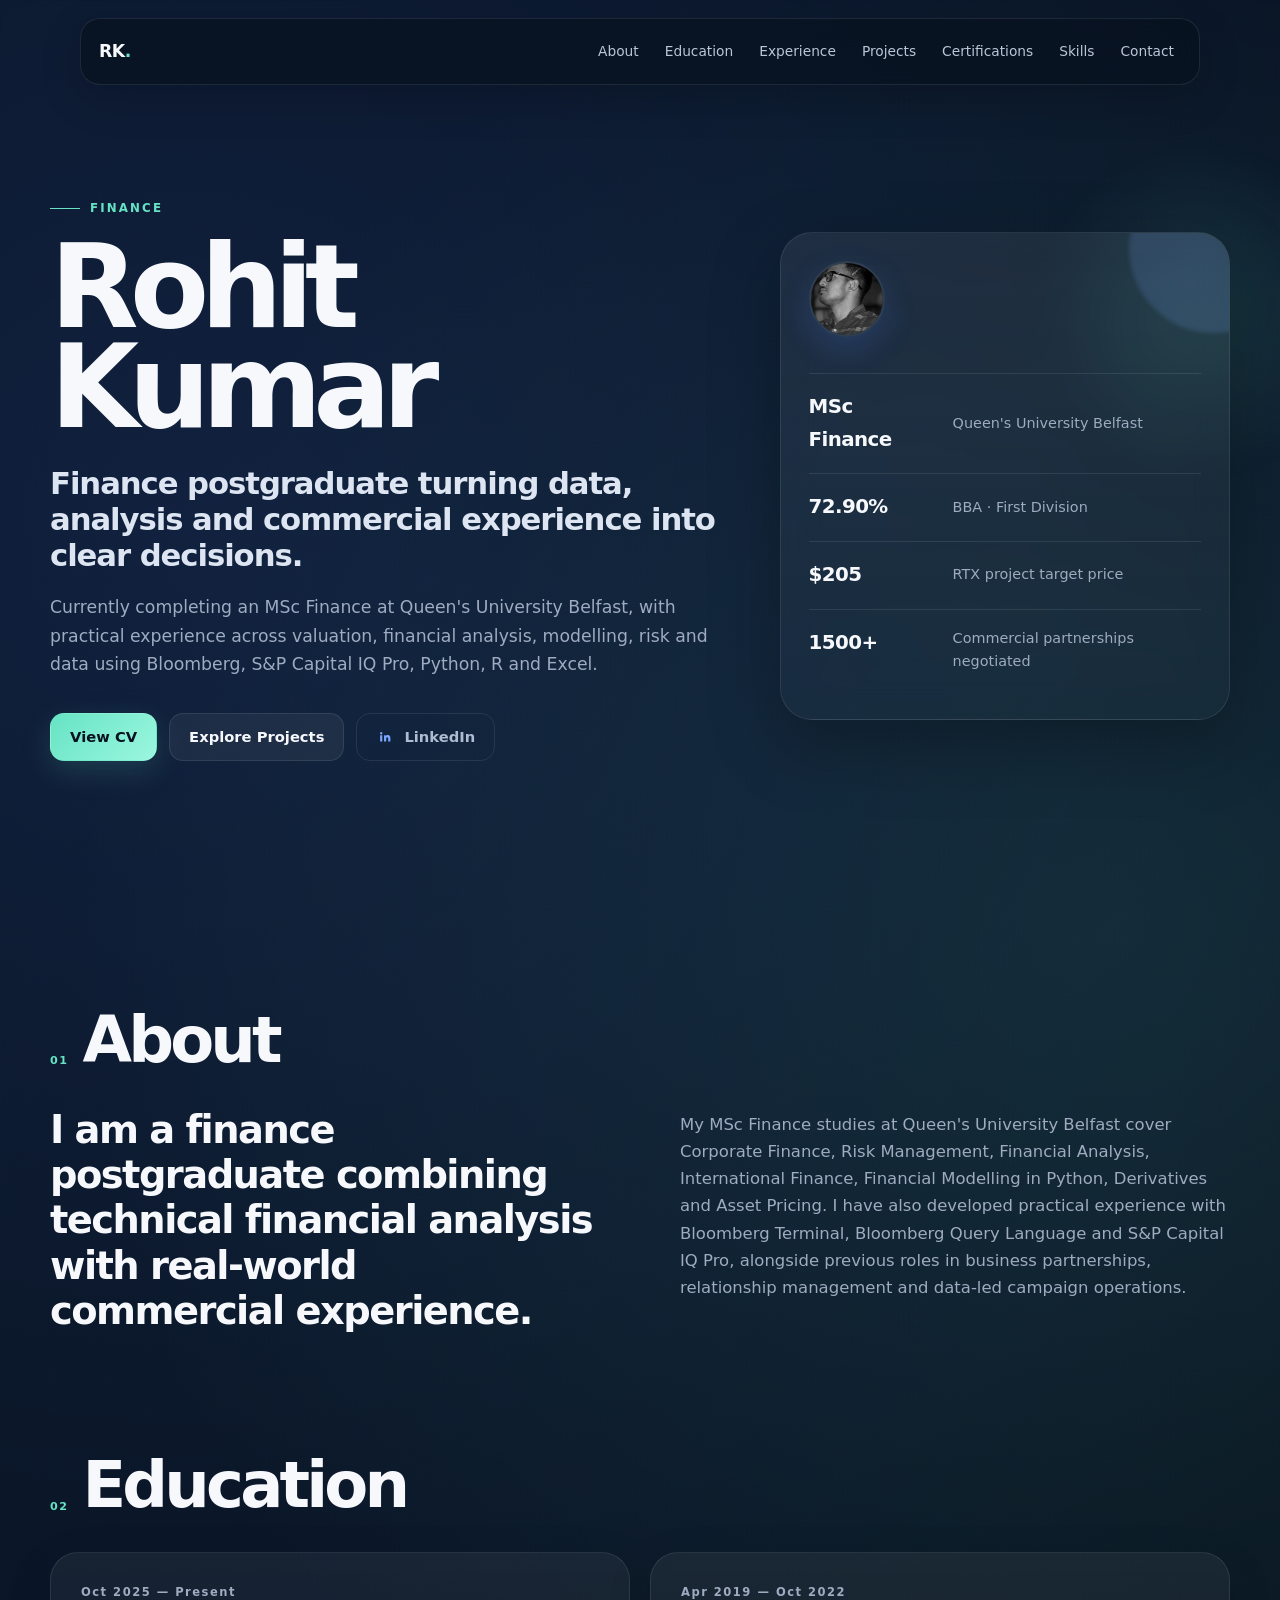
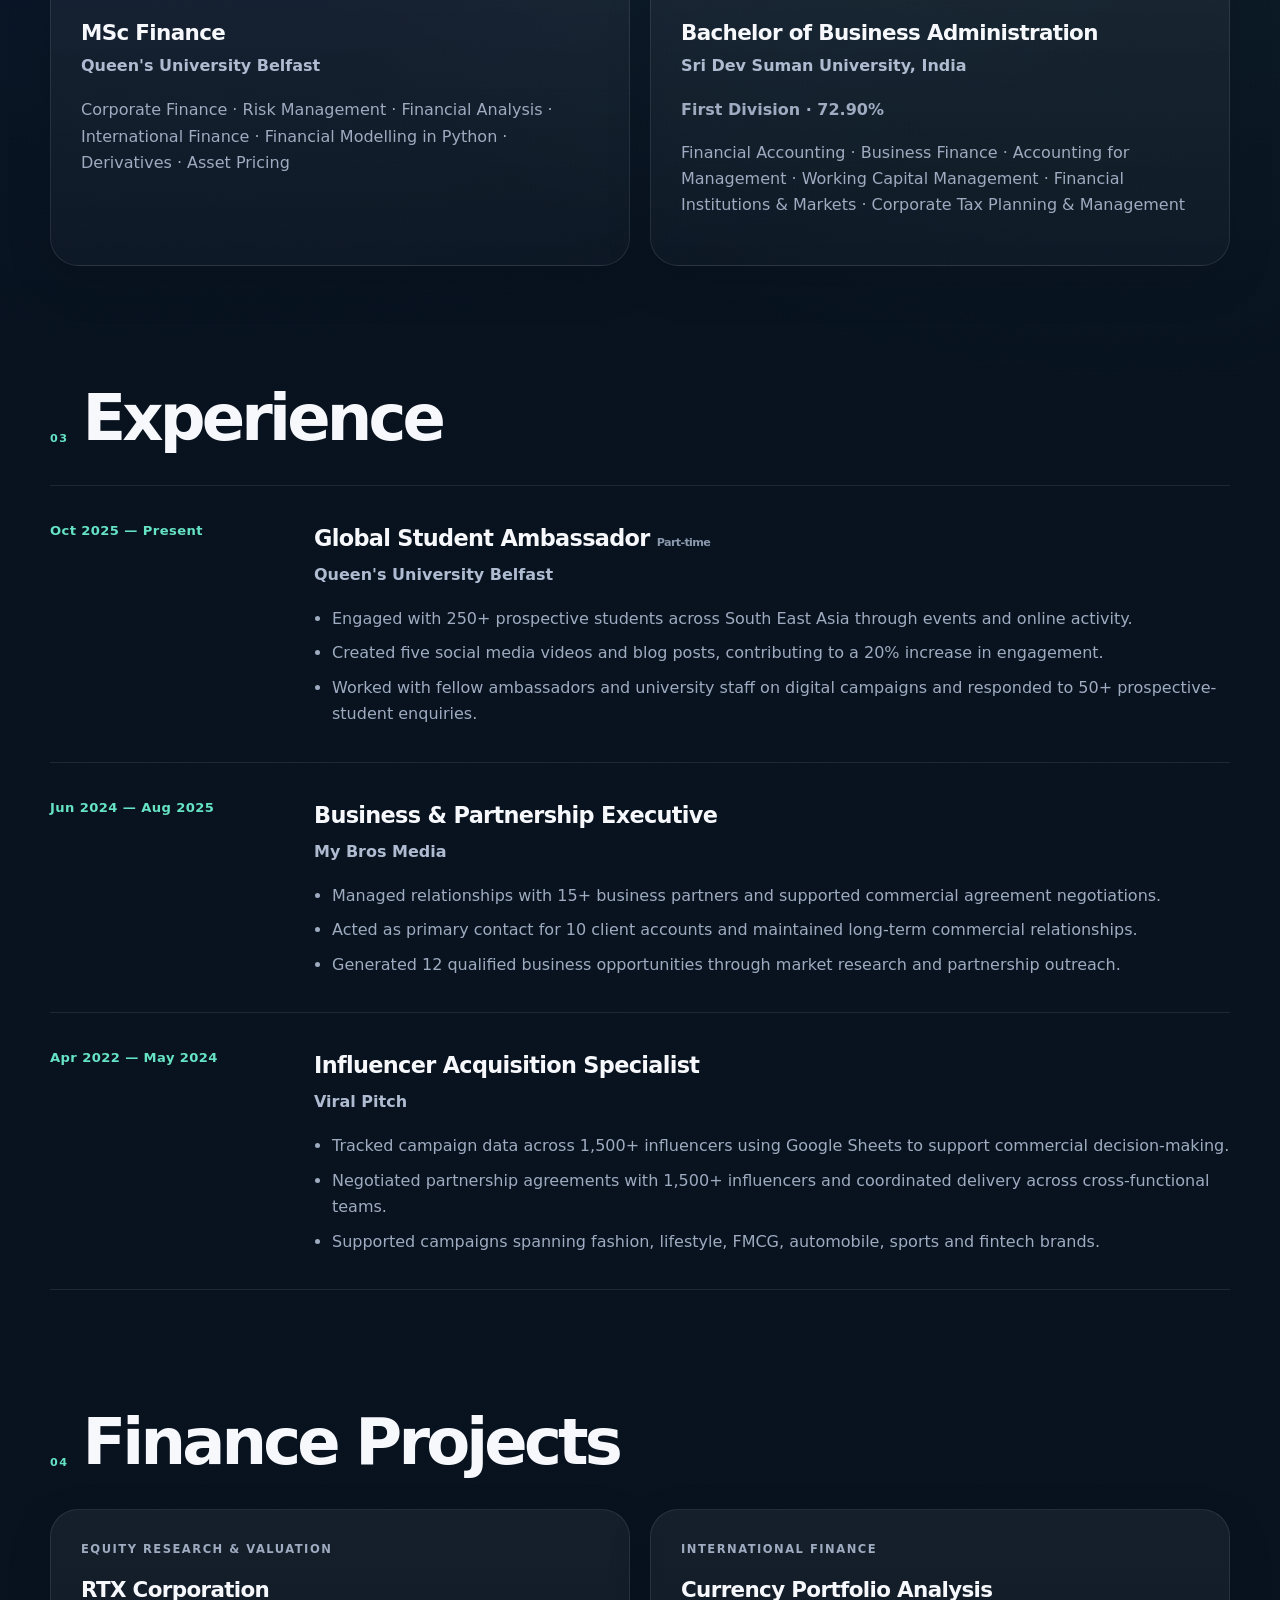
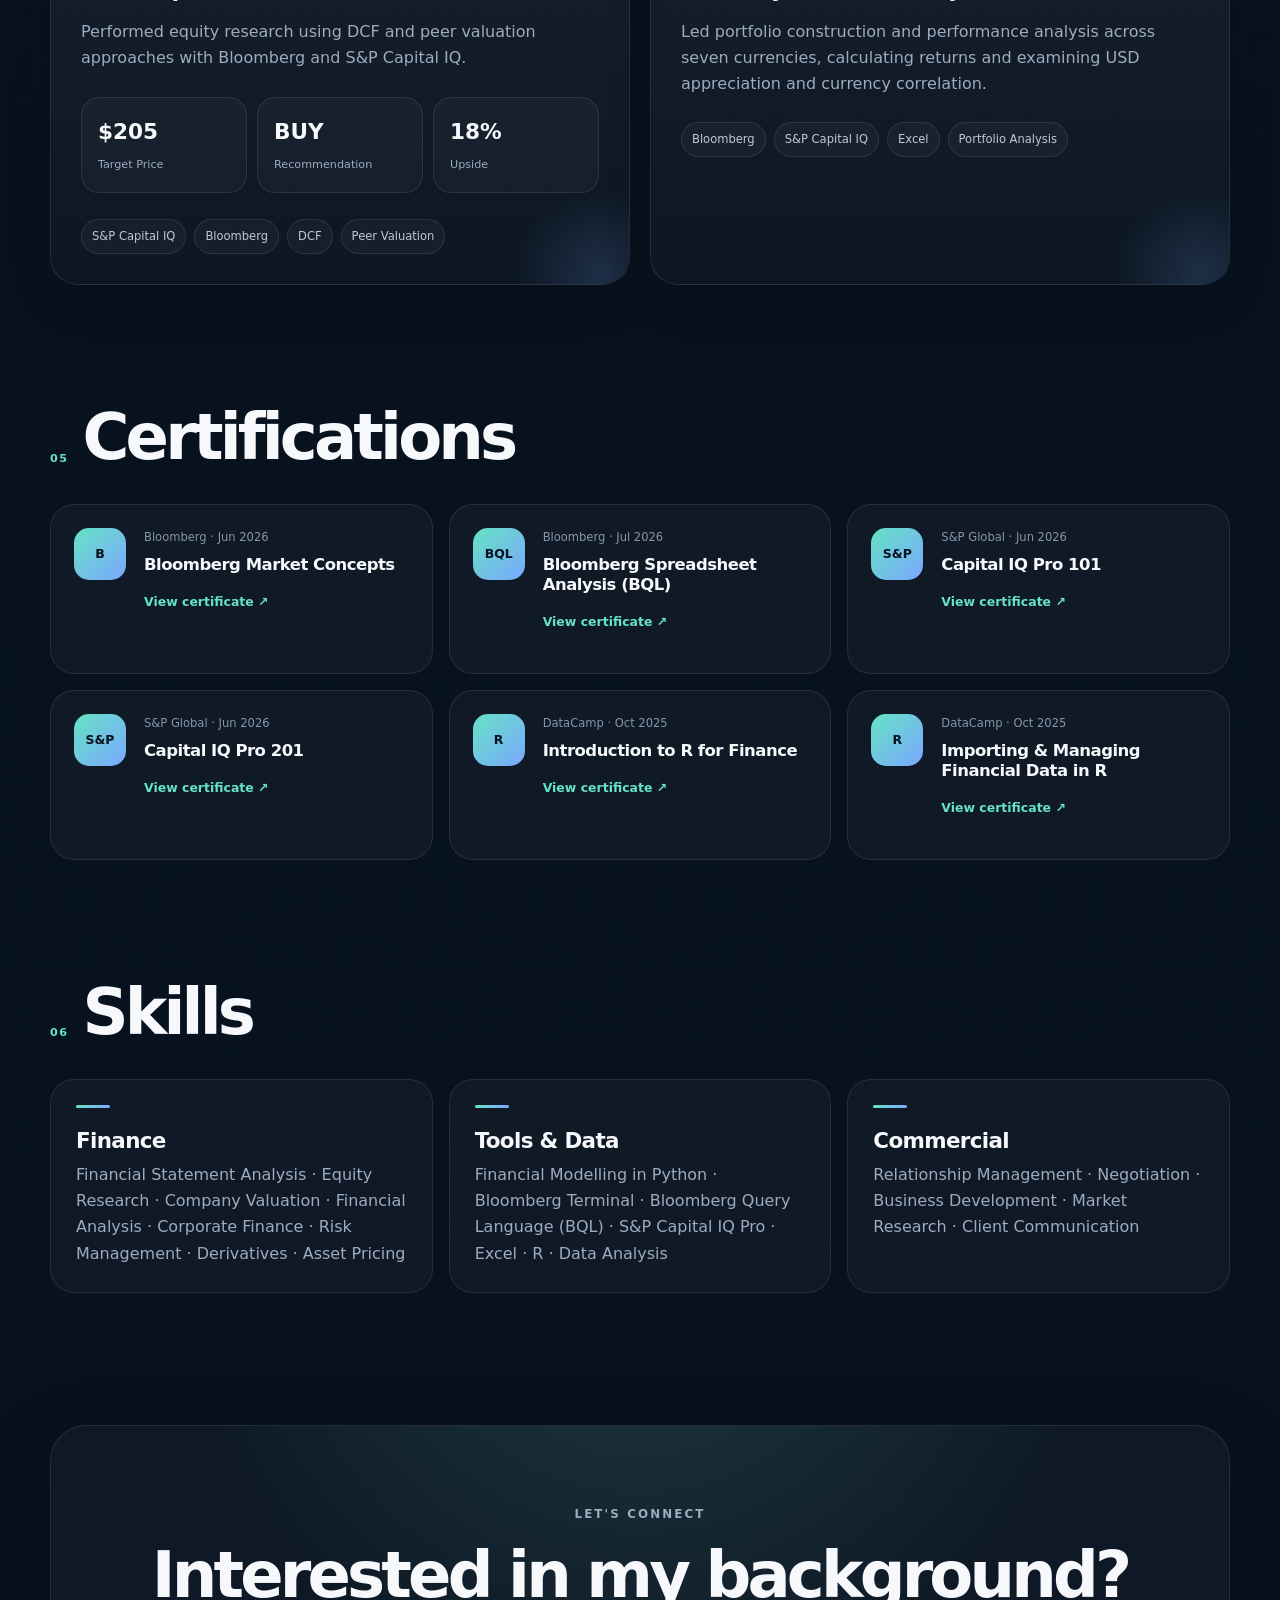
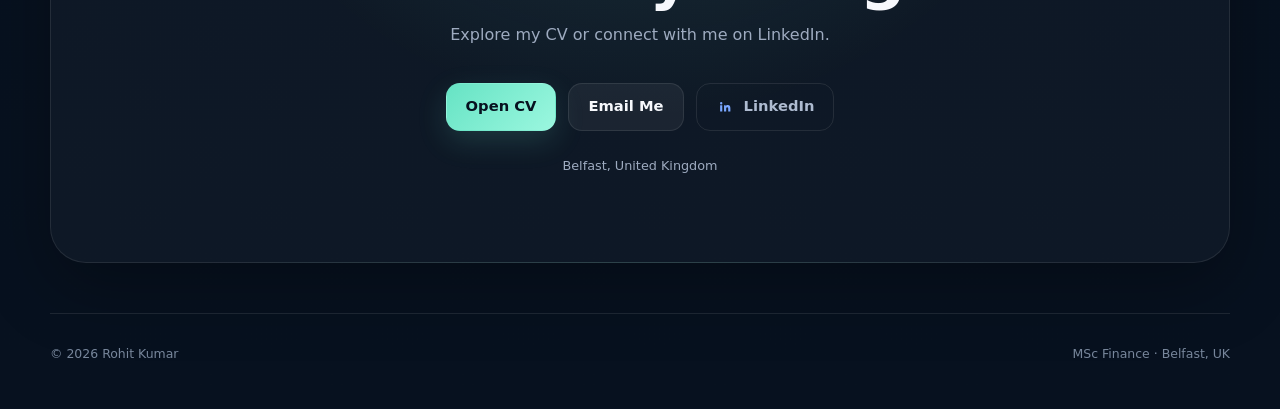
<file: rohit-finance-portfolio/index.html>
<!doctype html>
<html lang="en">
<head>
  <meta charset="utf-8" />
  <meta name="viewport" content="width=device-width, initial-scale=1" />
  <title>Rohit Kumar | MSc Finance | Professional Portfolio</title>
  <meta name="description" content="Rohit Kumar is an MSc Finance postgraduate at Queen's University Belfast. Explore finance projects, certifications, skills, education and professional experience." />
  <meta name="keywords" content="Rohit Kumar, MSc Finance, Queen's University Belfast, Financial Analysis, Bloomberg, S&P Capital IQ Pro, Python, Finance Portfolio" />
  <meta name="author" content="Rohit Kumar" />
  <meta name="robots" content="index, follow" />
  <meta property="og:title" content="Rohit Kumar | MSc Finance Portfolio" />
  <meta property="og:description" content="Finance projects, certifications, education and professional experience." />
  <meta property="og:type" content="website" />
  <link rel="stylesheet" href="styles.css" />
  <script type="application/ld+json">
  {
    "@context": "https://schema.org",
    "@type": "Person",
    "name": "Rohit Kumar",
    "email": "mailto:rohitsharma9060r.s@gmail.com",
    "jobTitle": "MSc Finance Postgraduate",
    "address": {"@type":"PostalAddress","addressLocality":"Belfast","addressCountry":"UK"},
    "alumniOf": [
      {"@type":"CollegeOrUniversity","name":"Queen's University Belfast"},
      {"@type":"CollegeOrUniversity","name":"Sri Dev Suman University"}
    ],
    "sameAs": ["https://www.linkedin.com/in/rohit-kumar-sharma-/"]
  }
  </script>
</head>
<body>
  <header class="site-header">
    <a class="brand" href="#home" aria-label="Rohit Kumar home">RK<span>.</span></a>
    <button class="menu-btn" id="menuBtn" aria-label="Open navigation" aria-expanded="false">☰</button>
    <nav id="navMenu" aria-label="Main navigation">
      <a href="#about">About</a><a href="#education">Education</a><a href="#experience">Experience</a>
      <a href="#projects">Projects</a><a href="#certifications">Certifications</a><a href="#skills">Skills</a><a href="#contact">Contact</a>
    </nav>
  </header>

  <main>
    <section class="hero" id="home">
      <div class="hero-copy reveal">
        <p class="eyebrow">FINANCE</p>
        <h1>Rohit Kumar</h1>
        <h2>Finance postgraduate turning data, analysis and commercial experience into clear decisions.</h2>
        <p class="lead">Currently completing an MSc Finance at Queen's University Belfast, with practical experience across valuation, financial analysis, modelling, risk and data using Bloomberg, S&amp;P Capital IQ Pro, Python, R and Excel.</p>
        <div class="hero-actions">
          <a class="btn primary" href="assets/cv/Rohit-Kumar-CV.pdf" target="_blank" rel="noopener">View CV</a>
          <a class="btn secondary" href="#projects">Explore Projects</a>
          <a class="btn ghost icon-btn" href="https://www.linkedin.com/in/rohit-kumar-sharma-/" target="_blank" rel="noopener"><span class="icon" aria-hidden="true"><svg viewBox="0 0 24 24" width="18" height="18" fill="currentColor"><path d="M6.94 8.5A1.56 1.56 0 1 1 6.94 5.38 1.56 1.56 0 0 1 6.94 8.5ZM5.5 9.75h2.88V18H5.5V9.75Zm4.69 0h2.76v1.13h.04c.38-.73 1.32-1.5 2.72-1.5 2.91 0 3.45 1.91 3.45 4.39V18h-2.88v-3.76c0-.9-.02-2.05-1.25-2.05-1.25 0-1.44.98-1.44 1.99V18h-2.88V9.75Z"/></svg></span><span>LinkedIn</span></a>
        </div>
      </div>
      <aside class="hero-card reveal" aria-label="Profile highlights">
        <div class="profile-photo"><img src="assets/profile/rohit-photo.jpg" alt="Rohit Kumar"></div>
        <div class="metric"><strong>MSc Finance</strong><span>Queen's University Belfast</span></div>
        <div class="metric"><strong>72.90%</strong><span>BBA · First Division</span></div>
        <div class="metric"><strong>$205</strong><span>RTX project target price</span></div>
        <div class="metric"><strong>1500+</strong><span>Commercial partnerships negotiated</span></div>
      </aside>
    </section>

    <section id="about" class="section reveal">
      <div class="section-heading"><span>01</span><h2>About</h2></div>
      <div class="about-grid">
        <p class="big-copy">I am a finance postgraduate combining technical financial analysis with real-world commercial experience.</p>
        <p>My MSc Finance studies at Queen's University Belfast cover Corporate Finance, Risk Management, Financial Analysis, International Finance, Financial Modelling in Python, Derivatives and Asset Pricing. I have also developed practical experience with Bloomberg Terminal, Bloomberg Query Language and S&amp;P Capital IQ Pro, alongside previous roles in business partnerships, relationship management and data-led campaign operations.</p>
      </div>
    </section>

    <section id="education" class="section reveal">
      <div class="section-heading"><span>02</span><h2>Education</h2></div>
      <div class="cards two">
        <article class="card education-card">
          <p class="card-kicker">Oct 2025 — Present</p>
          <h3>MSc Finance</h3><h4>Queen's University Belfast</h4>
          <p>Corporate Finance · Risk Management · Financial Analysis · International Finance · Financial Modelling in Python · Derivatives · Asset Pricing</p>
        </article>
        <article class="card education-card">
          <p class="card-kicker">Apr 2019 — Oct 2022</p>
          <h3>Bachelor of Business Administration</h3><h4>Sri Dev Suman University, India</h4>
          <p><strong>First Division · 72.90%</strong></p>
          <p>Financial Accounting · Business Finance · Accounting for Management · Working Capital Management · Financial Institutions &amp; Markets · Corporate Tax Planning &amp; Management</p>
        </article>
      </div>
    </section>

    <section id="experience" class="section reveal">
      <div class="section-heading"><span>03</span><h2>Experience</h2></div>
      <div class="timeline">
        <article class="timeline-item"><div class="timeline-date">Oct 2025 — Present</div><div><h3>Global Student Ambassador <small>Part-time</small></h3><h4>Queen's University Belfast</h4><ul><li>Engaged with 250+ prospective students across South East Asia through events and online activity.</li><li>Created five social media videos and blog posts, contributing to a 20% increase in engagement.</li><li>Worked with fellow ambassadors and university staff on digital campaigns and responded to 50+ prospective-student enquiries.</li></ul></div></article>
        <article class="timeline-item"><div class="timeline-date">Jun 2024 — Aug 2025</div><div><h3>Business &amp; Partnership Executive</h3><h4>My Bros Media</h4><ul><li>Managed relationships with 15+ business partners and supported commercial agreement negotiations.</li><li>Acted as primary contact for 10 client accounts and maintained long-term commercial relationships.</li><li>Generated 12 qualified business opportunities through market research and partnership outreach.</li></ul></div></article>
        <article class="timeline-item"><div class="timeline-date">Apr 2022 — May 2024</div><div><h3>Influencer Acquisition Specialist</h3><h4>Viral Pitch</h4><ul><li>Tracked campaign data across 1,500+ influencers using Google Sheets to support commercial decision-making.</li><li>Negotiated partnership agreements with 1,500+ influencers and coordinated delivery across cross-functional teams.</li><li>Supported campaigns spanning fashion, lifestyle, FMCG, automobile, sports and fintech brands.</li></ul></div></article>
      </div>
    </section>

    <section id="projects" class="section reveal">
      <div class="section-heading"><span>04</span><h2>Finance Projects</h2></div>
      <div class="cards two">
        <article class="card project-card">
          <p class="card-kicker">EQUITY RESEARCH &amp; VALUATION</p><h3>RTX Corporation</h3>
          <p>Performed equity research using DCF and peer valuation approaches with Bloomberg and S&amp;P Capital IQ.</p>
          <div class="result-grid"><div><strong>$205</strong><span>Target Price</span></div><div><strong>BUY</strong><span>Recommendation</span></div><div><strong>18%</strong><span>Upside</span></div></div>
          <div class="tags"><span>S&amp;P Capital IQ</span><span>Bloomberg</span><span>DCF</span><span>Peer Valuation</span></div>
        </article>
        <article class="card project-card">
          <p class="card-kicker">INTERNATIONAL FINANCE</p><h3>Currency Portfolio Analysis</h3>
          <p>Led portfolio construction and performance analysis across seven currencies, calculating returns and examining USD appreciation and currency correlation.</p>
          <div class="tags"><span>Bloomberg</span><span>S&amp;P Capital IQ</span><span>Excel</span><span>Portfolio Analysis</span></div>
        </article>
      </div>
    </section>

    <section id="certifications" class="section reveal">
      <div class="section-heading"><span>05</span><h2>Certifications</h2></div>
      <div class="cert-grid">
        <article class="cert"><div class="cert-logo bloomberg">B</div><div><p>Bloomberg · Jun 2026</p><h3>Bloomberg Market Concepts</h3><a href="assets/certificates/Bloomberg-Market-Concepts.pdf" target="_blank" rel="noopener">View certificate ↗</a></div></article>
        <article class="cert"><div class="cert-logo bloomberg">BQL</div><div><p>Bloomberg · Jul 2026</p><h3>Bloomberg Spreadsheet Analysis (BQL)</h3><a href="assets/certificates/Bloomberg-Spreadsheet-Analysis-BQL.pdf" target="_blank" rel="noopener">View certificate ↗</a></div></article>
        <article class="cert"><div class="cert-logo sp">S&amp;P</div><div><p>S&amp;P Global · Jun 2026</p><h3>Capital IQ Pro 101</h3><a href="assets/certificates/Capital-IQ-Pro-101.pdf" target="_blank" rel="noopener">View certificate ↗</a></div></article>
        <article class="cert"><div class="cert-logo sp">S&amp;P</div><div><p>S&amp;P Global · Jun 2026</p><h3>Capital IQ Pro 201</h3><a href="assets/certificates/Capital-IQ-Pro-201.pdf" target="_blank" rel="noopener">View certificate ↗</a></div></article>
        <article class="cert"><div class="cert-logo dc">R</div><div><p>DataCamp · Oct 2025</p><h3>Introduction to R for Finance</h3><a href="assets/certificates/Introduction-to-R-for-Finance.pdf" target="_blank" rel="noopener">View certificate ↗</a></div></article>
        <article class="cert"><div class="cert-logo dc">R</div><div><p>DataCamp · Oct 2025</p><h3>Importing &amp; Managing Financial Data in R</h3><a href="assets/certificates/Managing-Financial-Data-in-R.pdf" target="_blank" rel="noopener">View certificate ↗</a></div></article>
      </div>
    </section>

    <section id="skills" class="section reveal">
      <div class="section-heading"><span>06</span><h2>Skills</h2></div>
      <div class="skills-grid">
        <article><h3>Finance</h3><p>Financial Statement Analysis · Equity Research · Company Valuation · Financial Analysis · Corporate Finance · Risk Management · Derivatives · Asset Pricing</p></article>
        <article><h3>Tools &amp; Data</h3><p>Financial Modelling in Python · Bloomberg Terminal · Bloomberg Query Language (BQL) · S&amp;P Capital IQ Pro · Excel · R · Data Analysis</p></article>
        <article><h3>Commercial</h3><p>Relationship Management · Negotiation · Business Development · Market Research · Client Communication</p></article>
      </div>
    </section>

    <section class="cta reveal" id="contact">
      <p class="eyebrow">LET'S CONNECT</p><h2>Interested in my background?</h2>
      <p>Explore my CV or connect with me on LinkedIn.</p>
      <div class="hero-actions center"><a class="btn primary" href="assets/cv/Rohit-Kumar-CV.pdf" target="_blank" rel="noopener">Open CV</a><a class="btn secondary" href="mailto:rohitsharma9060r.s@gmail.com">Email Me</a><a class="btn ghost icon-btn" href="https://www.linkedin.com/in/rohit-kumar-sharma-/" target="_blank" rel="noopener"><span class="icon" aria-hidden="true"><svg viewBox="0 0 24 24" width="18" height="18" fill="currentColor"><path d="M6.94 8.5A1.56 1.56 0 1 1 6.94 5.38 1.56 1.56 0 0 1 6.94 8.5ZM5.5 9.75h2.88V18H5.5V9.75Zm4.69 0h2.76v1.13h.04c.38-.73 1.32-1.5 2.72-1.5 2.91 0 3.45 1.91 3.45 4.39V18h-2.88v-3.76c0-.9-.02-2.05-1.25-2.05-1.25 0-1.44.98-1.44 1.99V18h-2.88V9.75Z"/></svg></span><span>LinkedIn</span></a></div>
      <p class="location">Belfast, United Kingdom</p>
    </section>
  </main>

  <footer><span>© <span id="year"></span> Rohit Kumar</span><span>MSc Finance · Belfast, UK</span></footer>
  <script src="script.js"></script>
</body>
</html>
</file>
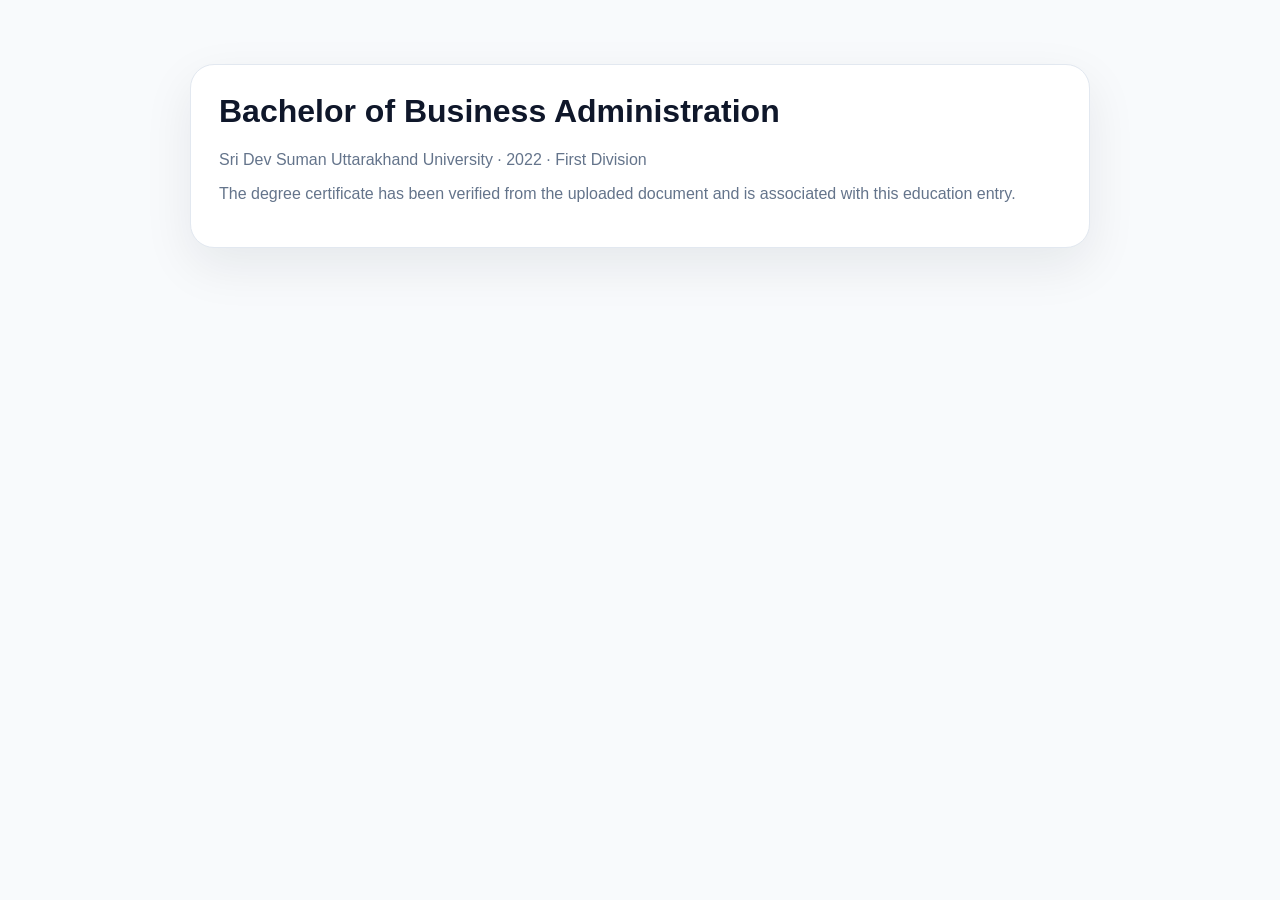
<file: degree-view.html>
<!doctype html><meta charset="utf-8"><title>Rohit Kumar - Bachelor Degree</title><style>body{margin:0;background:#f8fafc;font-family:Arial,sans-serif;color:#0f172a}.wrap{max-width:900px;margin:40px auto;padding:24px}.card{background:#fff;border:1px solid #e2e8f0;border-radius:24px;padding:28px;box-shadow:0 18px 50px rgba(15,23,42,.08)}h1{margin-top:0}p{color:#64748b}a{display:inline-block;margin-top:12px;padding:12px 16px;border-radius:12px;background:#0f172a;color:#fff;text-decoration:none;font-weight:700}</style><div class="wrap"><div class="card"><h1>Bachelor of Business Administration</h1><p>Sri Dev Suman Uttarakhand University · 2022 · First Division</p><p>The degree certificate has been verified from the uploaded document and is associated with this education entry.</p></div></div>
</file>
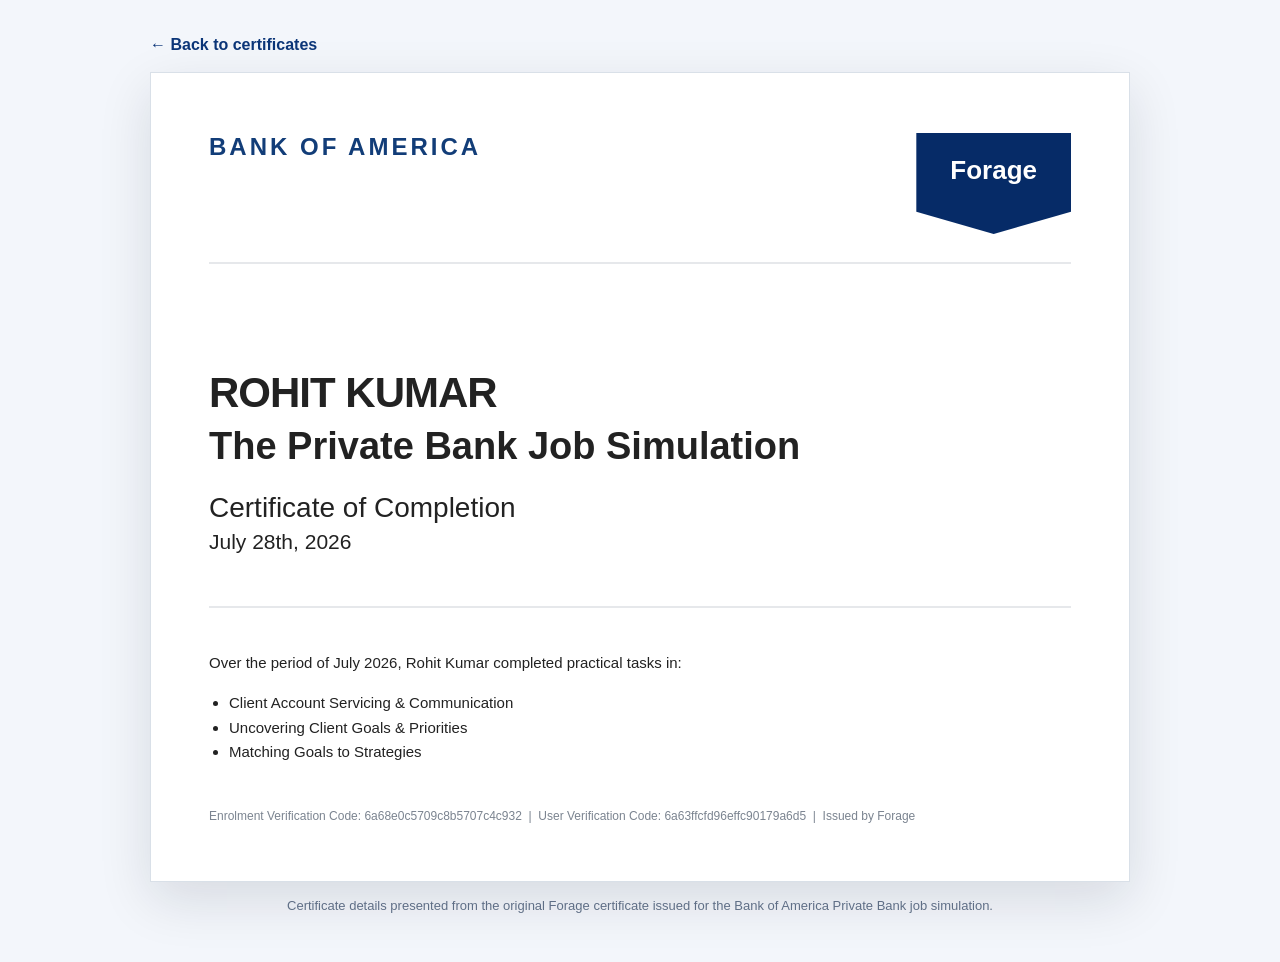
<file: forage-private-bank.html>
<!doctype html>
<html lang="en">
<head>
  <meta charset="utf-8" />
  <meta name="viewport" content="width=device-width, initial-scale=1" />
  <title>Private Bank Job Simulation | Rohit Kumar</title>
  <meta name="robots" content="noindex" />
  <style>
    *{box-sizing:border-box}body{margin:0;background:#f3f6fb;color:#222;font-family:Arial,Helvetica,sans-serif;padding:36px 18px}.wrap{max-width:980px;margin:0 auto}.back{display:inline-block;margin-bottom:18px;color:#0b3578;text-decoration:none;font-weight:700}.certificate{position:relative;background:#fff;border:1px solid #d9e0e8;box-shadow:0 18px 50px rgba(15,23,42,.12);padding:60px 58px 42px;min-height:620px;overflow:hidden}.top{display:flex;justify-content:space-between;align-items:flex-start;border-bottom:2px solid #e6e8eb;padding-bottom:28px;margin-bottom:105px}.boa{font-size:24px;letter-spacing:3px;font-weight:800;color:#123d78}.forage{background:#062b67;color:#fff;padding:22px 34px 48px;font-size:26px;font-weight:800;text-align:center;clip-path:polygon(0 0,100% 0,100% 78%,50% 100%,0 78%)}h1{font-size:42px;margin:0 0 8px;letter-spacing:-1px}.subtitle{font-size:38px;font-weight:800;margin:0 0 24px}.completion{font-size:28px;margin:0}.date{font-size:21px;margin:6px 0 52px}.details{border-top:2px solid #e6e8eb;padding-top:28px;font-size:15px;line-height:1.65}.details ul{padding-left:20px}.verification{margin-top:42px;color:#7b8490;font-size:12px}.note{margin-top:16px;color:#64748b;font-size:13px;text-align:center}.brandnote{font-size:12px;color:#64748b;margin-top:18px}@media(max-width:700px){body{padding:16px 10px}.certificate{padding:30px 24px}.top{margin-bottom:60px}.forage{font-size:19px;padding:18px 24px 38px}.boa{font-size:18px}h1{font-size:32px}.subtitle{font-size:27px}.completion{font-size:22px}}
  </style>
</head>
<body>
  <div class="wrap">
    <a class="back" href="index.html#certifications">← Back to certificates</a>
    <main class="certificate" aria-label="Private Bank Job Simulation certificate details">
      <div class="top"><div class="boa">BANK OF AMERICA</div><div class="forage">Forage</div></div>
      <h1>ROHIT KUMAR</h1>
      <p class="subtitle">The Private Bank Job Simulation</p>
      <p class="completion">Certificate of Completion</p>
      <p class="date">July 28th, 2026</p>
      <div class="details">
        <p>Over the period of July 2026, Rohit Kumar completed practical tasks in:</p>
        <ul><li>Client Account Servicing &amp; Communication</li><li>Uncovering Client Goals &amp; Priorities</li><li>Matching Goals to Strategies</li></ul>
        <p class="verification">Enrolment Verification Code: 6a68e0c5709c8b5707c4c932 &nbsp;|&nbsp; User Verification Code: 6a63ffcfd96effc90179a6d5 &nbsp;|&nbsp; Issued by Forage</p>
      </div>
    </main>
    <p class="note">Certificate details presented from the original Forage certificate issued for the Bank of America Private Bank job simulation.</p>
  </div>
</body>
</html>
</file>
<file: rohit-finance-portfolio/styles.css>
:root{
  --bg:#07111f;
  --bg-soft:#0c1728;
  --panel:rgba(13,26,45,.72);
  --panel-strong:#101f34;
  --text:#f6f8fc;
  --muted:#9eabc0;
  --line:rgba(255,255,255,.09);
  --accent:#66e3c4;
  --accent-2:#7aa7ff;
  --shadow:0 24px 70px rgba(0,0,0,.28);
  --radius:28px;
}
*{box-sizing:border-box}
html{scroll-behavior:smooth}
body{
  margin:0;
  color:var(--text);
  background:
    radial-gradient(circle at 15% 10%, rgba(75,126,255,.14), transparent 30%),
    radial-gradient(circle at 88% 18%, rgba(102,227,196,.11), transparent 24%),
    linear-gradient(180deg,#07111f 0%,#08131f 48%,#07111f 100%);
  font-family:Inter,ui-sans-serif,system-ui,-apple-system,BlinkMacSystemFont,"Segoe UI",sans-serif;
  line-height:1.65;
  overflow-x:hidden;
}
body:before{
  content:"";position:fixed;inset:0;pointer-events:none;opacity:.22;z-index:-1;
  background-image:linear-gradient(rgba(255,255,255,.025) 1px,transparent 1px),linear-gradient(90deg,rgba(255,255,255,.025) 1px,transparent 1px);
  background-size:46px 46px;
  mask-image:linear-gradient(to bottom,black,transparent 85%);
}
a{color:inherit;text-decoration:none}
button{font:inherit}
.site-header{
  position:fixed;top:18px;left:50%;transform:translateX(-50%);z-index:100;
  width:min(1120px,calc(100% - 32px));
  display:flex;align-items:center;justify-content:space-between;
  padding:12px 14px 12px 18px;border:1px solid var(--line);border-radius:20px;
  background:rgba(7,17,31,.72);backdrop-filter:blur(22px);box-shadow:0 14px 40px rgba(0,0,0,.18)
}
.brand{font-size:1.08rem;font-weight:850;letter-spacing:-.03em}.brand span{color:var(--accent)}
nav{display:flex;gap:4px;align-items:center}
nav a{padding:9px 11px;border-radius:12px;color:#bbc6d6;font-size:.86rem;transition:.25s}
nav a:hover{background:rgba(255,255,255,.06);color:#fff}
.menu-btn{display:none;color:#fff;border:1px solid var(--line);background:transparent;border-radius:12px;padding:7px 10px}
main{width:min(1180px,calc(100% - 36px));margin:0 auto}
.hero{min-height:100vh;display:grid;grid-template-columns:1.2fr .8fr;gap:54px;align-items:center;padding:130px 0 78px;position:relative}
.hero:after{content:"";position:absolute;width:360px;height:360px;border-radius:50%;right:-150px;top:130px;background:radial-gradient(circle,rgba(102,227,196,.12),transparent 66%);filter:blur(8px);z-index:-1}
.eyebrow{display:inline-flex;align-items:center;gap:10px;margin:0 0 20px;font-size:.74rem;font-weight:800;letter-spacing:.18em;color:var(--accent)}
.eyebrow:before{content:"";width:30px;height:1px;background:var(--accent)}
h1{font-size:clamp(4rem,9vw,7.5rem);line-height:.86;letter-spacing:-.075em;margin:0 0 28px;max-width:830px}
.hero h2{font-size:clamp(1.35rem,2.4vw,2.05rem);line-height:1.18;letter-spacing:-.035em;margin:0 0 20px;color:#dce5f1;font-weight:650;max-width:720px}
.lead{font-size:1.08rem;max-width:700px;color:var(--muted);margin:0}
.hero-actions{display:flex;gap:12px;flex-wrap:wrap;margin-top:34px}.hero-actions.center{justify-content:center}
.btn{display:inline-flex;align-items:center;justify-content:center;min-height:48px;padding:0 19px;border-radius:14px;font-size:.92rem;font-weight:760;border:1px solid var(--line);transition:.25s ease}
.btn:hover{transform:translateY(-2px)}
.btn.primary{background:linear-gradient(135deg,var(--accent),#9bf7df);color:#07111f;border-color:transparent;box-shadow:0 10px 30px rgba(102,227,196,.16)}
.btn.secondary{background:rgba(255,255,255,.055)}
.btn.ghost{color:#aebbd0;background:transparent}
.hero-card{position:relative;padding:28px;border:1px solid var(--line);border-radius:32px;background:linear-gradient(180deg,rgba(255,255,255,.07),rgba(255,255,255,.025));box-shadow:var(--shadow);backdrop-filter:blur(18px);overflow:hidden}
.hero-card:before{content:"";position:absolute;width:170px;height:170px;border-radius:50%;right:-70px;top:-70px;background:rgba(122,167,255,.16);filter:blur(2px)}
.profile-photo{width:76px;height:76px;border-radius:50%;overflow:hidden;margin-bottom:36px;box-shadow:0 12px 32px rgba(75,126,255,.18);border:2px solid rgba(255,255,255,.08)}
.profile-photo img{width:100%;height:100%;object-fit:cover;display:block}
.icon-btn{gap:10px}
.icon-btn .icon{display:inline-flex;align-items:center;justify-content:center;color:#7aa7ff}
.metric{display:grid;grid-template-columns:130px 1fr;gap:14px;padding:17px 0;border-top:1px solid var(--line)}
.metric strong{font-size:1.24rem;letter-spacing:-.03em}.metric span{color:var(--muted);font-size:.9rem;align-self:center}
.section{padding:110px 0 12px}.section-heading{display:flex;align-items:end;gap:14px;margin-bottom:36px}.section-heading span{font-size:.7rem;color:var(--accent);font-weight:800;letter-spacing:.13em}.section-heading h2{font-size:clamp(2.5rem,5vw,4.4rem);letter-spacing:-.06em;line-height:.95;margin:0}
.about-grid{display:grid;grid-template-columns:1fr 1fr;gap:80px;align-items:start}.big-copy{font-size:clamp(1.65rem,3vw,2.55rem);line-height:1.18;letter-spacing:-.04em;margin:0;font-weight:650}.about-grid>p:last-child{color:var(--muted);font-size:1.03rem;margin:4px 0 0}
.cards{display:grid;gap:20px}.cards.two{grid-template-columns:repeat(2,minmax(0,1fr))}.card{padding:30px;border:1px solid var(--line);border-radius:var(--radius);background:linear-gradient(180deg,rgba(255,255,255,.055),rgba(255,255,255,.025));box-shadow:0 16px 48px rgba(0,0,0,.12);transition:.3s ease}.card:hover,.cert:hover,.skills-grid article:hover{transform:translateY(-5px);border-color:rgba(102,227,196,.3)}
.card-kicker{font-size:.72rem;font-weight:800;letter-spacing:.13em;color:var(--accent);margin:0 0 18px}.card h3,.cert h3,.skills-grid h3{font-size:1.34rem;line-height:1.2;letter-spacing:-.03em;margin:0 0 7px}.card h4,.timeline h4{color:#aebbd0;margin:0 0 18px;font-weight:600}.card p{color:var(--muted)}
.timeline{position:relative;border-top:1px solid var(--line)}.timeline-item{display:grid;grid-template-columns:220px 1fr;gap:44px;padding:34px 0;border-bottom:1px solid var(--line)}.timeline-date{color:var(--accent);font-size:.82rem;font-weight:750;letter-spacing:.03em}.timeline h3{margin:0 0 5px;font-size:1.4rem;letter-spacing:-.03em}.timeline h3 small{font-size:.7rem;color:#8998ad;font-weight:600}.timeline ul{padding-left:18px;color:var(--muted);margin:12px 0 0}.timeline li+li{margin-top:8px}
.project-card{position:relative;overflow:hidden}.project-card:after{content:"";position:absolute;inset:auto -60px -80px auto;width:180px;height:180px;background:radial-gradient(circle,rgba(122,167,255,.16),transparent 65%);pointer-events:none}.result-grid{display:grid;grid-template-columns:repeat(3,1fr);gap:10px;margin:26px 0}.result-grid div{padding:16px;border:1px solid var(--line);border-radius:18px;background:rgba(255,255,255,.03)}.result-grid strong{display:block;font-size:1.35rem}.result-grid span{font-size:.7rem;color:var(--muted)}
.tags{display:flex;flex-wrap:wrap;gap:8px;margin-top:24px}.tags span{padding:7px 10px;border-radius:999px;border:1px solid var(--line);font-size:.72rem;color:#bec9d7;background:rgba(255,255,255,.035)}
.cert-grid{display:grid;grid-template-columns:repeat(3,minmax(0,1fr));gap:16px}.cert{display:flex;gap:18px;min-height:170px;padding:23px;border:1px solid var(--line);border-radius:24px;background:rgba(255,255,255,.035);transition:.3s ease}.cert-logo{flex:0 0 52px;height:52px;border-radius:15px;display:grid;place-items:center;font-weight:900;color:#07111f;background:linear-gradient(135deg,var(--accent),var(--accent-2));font-size:.78rem}.cert p{font-size:.72rem;color:#8795aa;margin:0 0 8px}.cert h3{font-size:1.03rem}.cert a{display:inline-flex;margin-top:10px;font-size:.78rem;color:var(--accent);font-weight:760}
.skills-grid{display:grid;grid-template-columns:repeat(3,1fr);gap:16px}.skills-grid article{padding:25px;border:1px solid var(--line);border-radius:24px;background:rgba(255,255,255,.035);transition:.3s}.skills-grid article:before{content:"";display:block;width:34px;height:3px;border-radius:5px;background:linear-gradient(90deg,var(--accent),var(--accent-2));margin-bottom:20px}.skills-grid p{color:var(--muted);margin:8px 0 0}
.cta{margin:120px 0 50px;padding:74px 24px;text-align:center;border:1px solid var(--line);border-radius:36px;background:radial-gradient(circle at 50% -40%,rgba(102,227,196,.18),transparent 55%),rgba(255,255,255,.03);box-shadow:var(--shadow)}.cta .eyebrow:before{display:none}.cta h2{font-size:clamp(2.7rem,5vw,4.6rem);line-height:.96;letter-spacing:-.06em;margin:0 auto 16px}.cta>p{color:var(--muted)}.location{font-size:.8rem;margin-top:24px!important}
footer{width:min(1180px,calc(100% - 36px));margin:0 auto;padding:30px 0 44px;border-top:1px solid var(--line);display:flex;justify-content:space-between;color:#77869b;font-size:.78rem}
.reveal{opacity:0;transform:translateY(22px);transition:opacity .75s ease,transform .75s ease}.reveal.visible{opacity:1;transform:none}
@media(max-width:900px){nav{position:absolute;top:65px;left:0;right:0;display:none;flex-direction:column;align-items:stretch;padding:12px;border:1px solid var(--line);border-radius:18px;background:#0a1524}.site-header nav.open{display:flex}.menu-btn{display:block}.hero{grid-template-columns:1fr;min-height:auto;padding-top:150px}.hero-card{max-width:620px}.about-grid{grid-template-columns:1fr;gap:22px}.cards.two,.cert-grid,.skills-grid{grid-template-columns:1fr}.timeline-item{grid-template-columns:1fr;gap:8px}.section{padding-top:88px}}
@media(max-width:560px){main{width:min(100% - 24px,1180px)}.site-header{width:calc(100% - 20px);top:10px}.hero{padding-top:125px;gap:30px}h1{font-size:4.15rem}.hero-actions .btn{width:100%}.hero-card{padding:22px;border-radius:24px}.metric{grid-template-columns:1fr;gap:2px}.section{padding-top:74px}.card{padding:23px;border-radius:22px}.result-grid{grid-template-columns:1fr}.cert{min-height:auto}.cta{margin-top:85px;padding:55px 20px;border-radius:28px}footer{flex-direction:column;gap:7px}}
</file>
